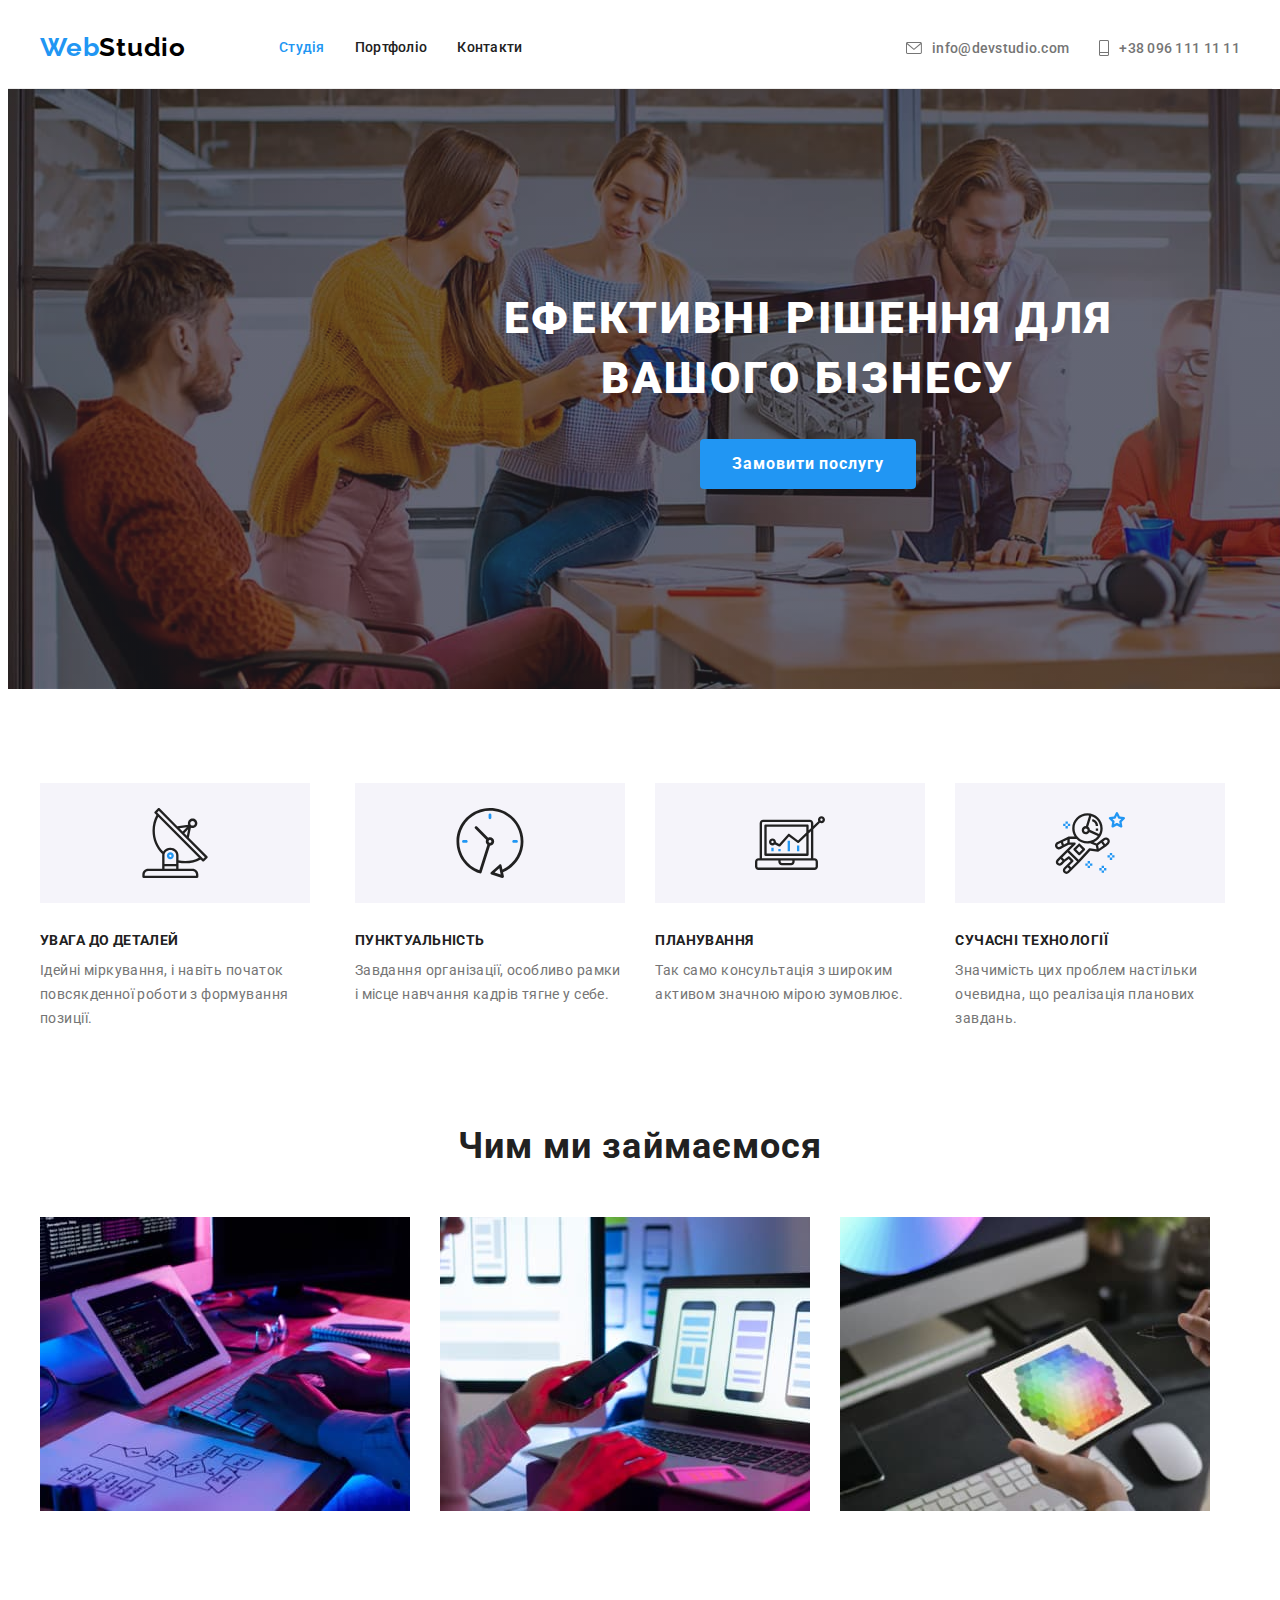
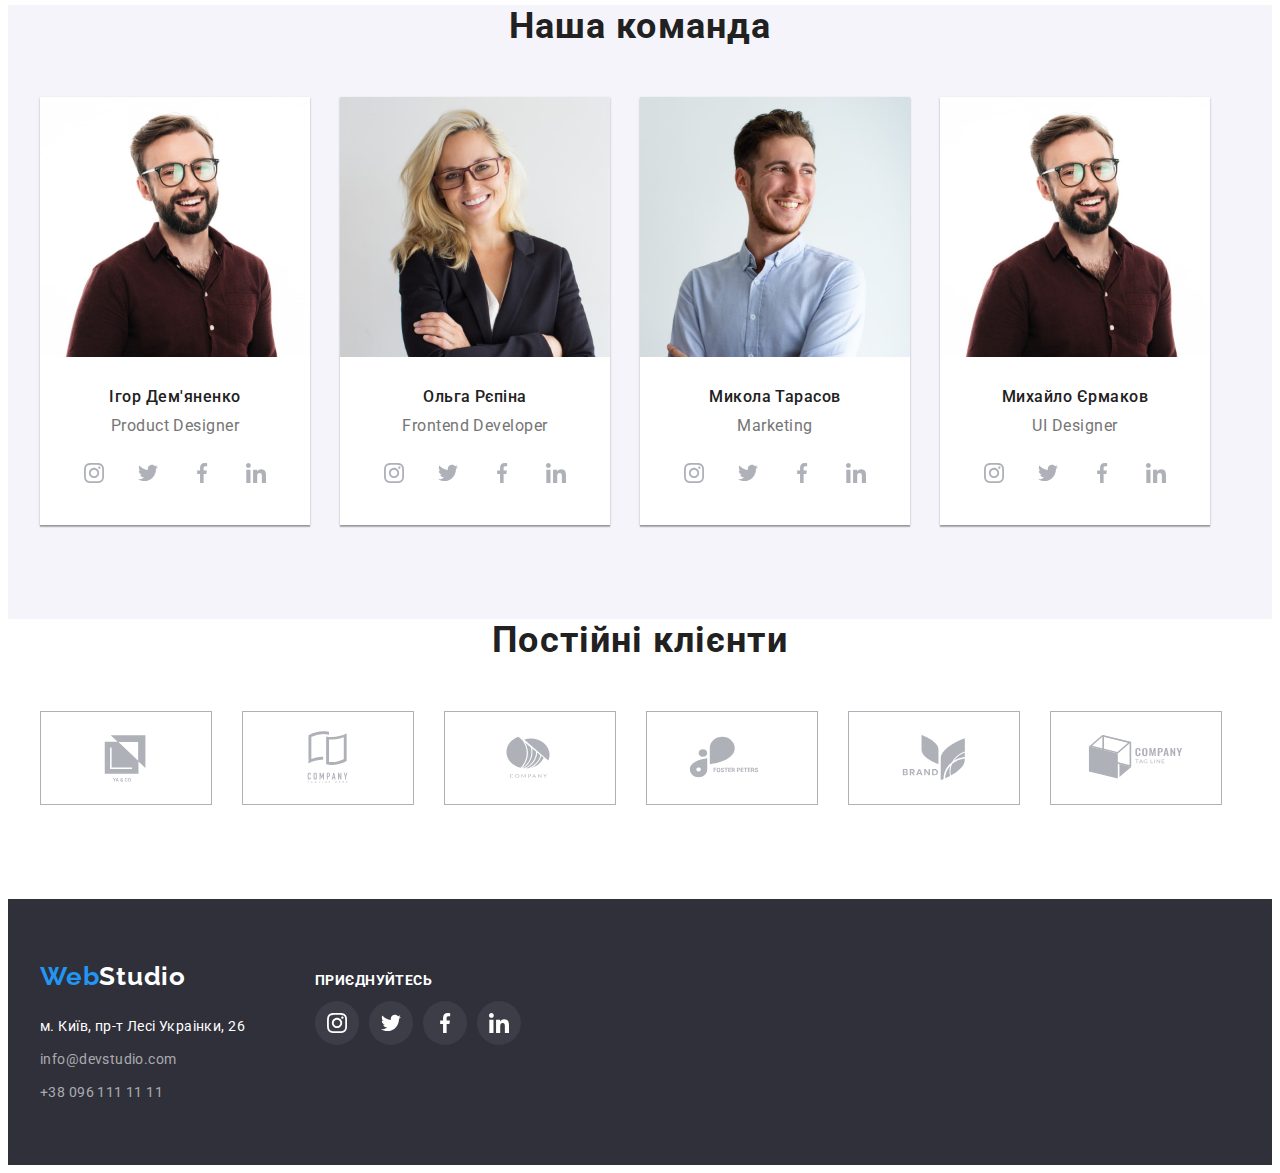
<file: index.html>
<!DOCTYPE html>
<html lang="uk">
  <head>
    <meta charset="UTF-8" />
    <meta name="vieport" content="width=device-width, initial-scale=1.0" />
    <title>Студія</title>
    <link rel="preconnect" href="https://fonts.googleapis.com" />
    <link rel="preconnect" href="https://fonts.gstatic.com" crossorigin />
    <link
      href="https://fonts.googleapis.com/css2?family=Raleway:wght@700&family=Roboto:wght@400;500;700;900&display=swap"
      rel="stylesheet"
    />
    <link
      rel="stylesheet"
      href="https://cdnjs.cloudflare.com/ajax/libs/modern-normalize/1.1.0/modern-normalize.min.css"
      integrity="sha512-wpPYUAdjBVSE4KJnH1VR1HeZfpl1ub8YT/NKx4PuQ5NmX2tKuGu6U/JRp5y+Y8XG2tV+wKQpNHVUX03MfMFn9Q=="
      crossorigin="anonymous"
      referrerpolicy="no-referrer"
    />
    <link rel="stylesheet" href="./css/styles.css" />
  </head>
  <body>
    <!--Header-->
    <header class="section-header">
      <div class="container header-flex">
        <!--Header Logo-->
        <div>
          <a class="logo link" href="./index.html"
            ><span class="logo-left">Web</span>Studio</a
          >
        </div>
        <!--Header Navigation-->
        <div>
          <ul class="nav-gap">
            <li class="list">
              <a href="./index.html" class="link nav-text current">Студія</a>
            </li>
            <li class="list">
              <a href="./portfolio.html" class="link nav-text">Портфоліо</a>
            </li>
            <li class="list">
              <a href="#contacts" class="link nav-text">Контакти</a>
            </li>
          </ul>
        </div>
        <!--Header Contacts-->
        <div class="contacts-left">
          <ul class="contacts-flex">
            <li class="list">
              <a href="mailto:info@devstudio.com" class="link contacts-text">
                <svg class="contacts-icon" width="16" height="12">
                  <use href="./images/symbol-defs.svg#icon-envelope"></use>
                </svg>
                info@devstudio.com</a
              >
            </li>
            <li class="list">
              <a href="tel:+380961111111" class="link contacts-text">
                <svg class="contacts-icon" width="10" height="16">
                  <use href="./images/symbol-defs.svg#icon-smartphone"></use>
                </svg>
                +38 096 111 11 11</a
              >
            </li>
          </ul>
        </div>
      </div>
    </header>

    <main>
      <!--Hero-->
      <section class="section hero">
        <div class="container hero image-hero">
          <h1 class="hero-title">Ефективні рішення для <br />вашого бізнесу</h1>
          <button type="button" class="button finger">Замовити послугу</button>
        </div>
      </section>
      <!--Qualities-->
      <section class="section">
        <div class="container">
          <h2 hidden>Наші переваги</h2>
          <ul class="features list">
            <li>
              <div class="features-block">
                <svg width="70" height="70">
                  <use href="./images/symbol-defs.svg#icon-antenna"></use>
                </svg>
              </div>
              <h3>УВАГА ДО ДЕТАЛЕЙ</h3>
              <p>
                Ідейні міркування, і навіть початок повсякденної роботи з
                формування позиції.
              </p>
            </li>
            <li>
              <div class="features-block">
                <svg width="70" height="70">
                  <use href="./images/symbol-defs.svg#icon-clock"></use>
                </svg>
              </div>
              <h3>ПУНКТУАЛЬНІСТЬ</h3>
              <p>
                Завдання організації, особливо рамки і місце навчання кадрів
                тягне у себе.
              </p>
            </li>
            <li>
              <div class="features-block">
                <svg width="70" height="70">
                  <use href="./images/symbol-defs.svg#icon-diagram"></use>
                </svg>
              </div>
              <h3>ПЛАНУВАННЯ</h3>
              <p>
                Так само консультація з широким активом значною мірою зумовлює.
              </p>
            </li>
            <li>
              <div class="features-block">
                <svg width="70" height="70">
                  <use href="./images/symbol-defs.svg#icon-astronaut"></use>
                </svg>
              </div>
              <h3>СУЧАСНІ ТЕХНОЛОГІЇ</h3>
              <p>
                Значимість цих проблем настільки очевидна, що реалізація
                планових завдань.
              </p>
            </li>
          </ul>
        </div>
      </section>

      <!--What We Do-->

      <section class="section">
        <div class="container">
          <h2 class="title">Чим ми займаємося</h2>
          <ul class="list wwd">
            <li class="list">
              <img
                src="./images/hands.jpeg"
                alt="Руки на клавіатурі"
                width="370"
              />
            </li>
            <li class="list">
              <img src="./images/templates.jpeg" alt="Шаблони" width="370" />
            </li>
            <li class="list">
              <img src="./images/palette.jpeg" alt="Палітра" width="370" />
            </li>
          </ul>
        </div>
      </section>

      <!--СOur Team-->

      <section class="team section">
        <div class="container">
          <h2 class="title">Наша команда</h2>
          <ul class="list flex">
            <li class="item">
              <img src="./images/igor.jpeg" alt="Ігор Дем'яненко" width="270" />
              <div class="team-pad">
                <h3>Ігор Дем'яненко</h3>
                <p lang="en">Product Designer</p>
                <ul class="team-social-list list">
                  <li class="team-social-item">
                    <a class="round link" href="">
                      <svg class="icon" width="20" height="20">
                        <use
                          href="./images/symbol-defs.svg#icon-instagram"
                        ></use>
                      </svg>
                    </a>
                  </li>

                  <li class="team-social-item">
                    <a class="round link" href="">
                      <svg class="icon" width="20" height="20">
                        <use href="./images/symbol-defs.svg#icon-twitter"></use>
                      </svg>
                    </a>
                  </li>

                  <li class="team-social-item">
                    <a class="round link" href="">
                      <svg class="icon" width="20" height="20">
                        <use
                          href="./images/symbol-defs.svg#icon-facebook"
                        ></use>
                      </svg>
                    </a>
                  </li>

                  <li class="team-social-item">
                    <a class="round link" href="">
                      <svg class="icon" width="20" height="20">
                        <use
                          href="./images/symbol-defs.svg#icon-linkedin"
                        ></use>
                      </svg>
                    </a>
                  </li>
                </ul>
              </div>
            </li>
            <li class="item">
              <img src="./images/olga.jpeg" alt="Ольга Рєпіна" width="270" />
              <div class="team-pad">
                <h3>Ольга Рєпіна</h3>
                <p lang="en">Frontend Developer</p>
                <ul class="team-social-list list">
                  <li class="team-social-item">
                    <a class="round link" href="">
                      <svg class="icon" width="20" height="20">
                        <use
                          href="./images/symbol-defs.svg#icon-instagram"
                        ></use>
                      </svg>
                    </a>
                  </li>

                  <li class="team-social-item">
                    <a class="round link" href="">
                      <svg class="icon" width="20" height="20">
                        <use href="./images/symbol-defs.svg#icon-twitter"></use>
                      </svg>
                    </a>
                  </li>

                  <li class="team-social-item">
                    <a class="round link" href="">
                      <svg class="icon" width="20" height="20">
                        <use
                          href="./images/symbol-defs.svg#icon-facebook"
                        ></use>
                      </svg>
                    </a>
                  </li>

                  <li class="team-social-item">
                    <a class="round link" href="">
                      <svg class="icon" width="20" height="20">
                        <use
                          href="./images/symbol-defs.svg#icon-linkedin"
                        ></use>
                      </svg>
                    </a>
                  </li>
                </ul>
              </div>
            </li>
            <li class="item">
              <img
                src="./images/mykola.jpeg"
                alt="Микола Тарасов"
                width="270"
              />
              <div class="team-pad">
                <h3>Микола Тарасов</h3>
                <p lang="en">Marketing</p>
                <ul class="team-social-list list">
                  <li class="team-social-item">
                    <a class="round link" href="">
                      <svg class="icon" width="20" height="20">
                        <use
                          href="./images/symbol-defs.svg#icon-instagram"
                        ></use>
                      </svg>
                    </a>
                  </li>

                  <li class="team-social-item">
                    <a class="round link" href="">
                      <svg class="icon" width="20" height="20">
                        <use href="./images/symbol-defs.svg#icon-twitter"></use>
                      </svg>
                    </a>
                  </li>

                  <li class="team-social-item">
                    <a class="round link" href="">
                      <svg class="icon" width="20" height="20">
                        <use
                          href="./images/symbol-defs.svg#icon-facebook"
                        ></use>
                      </svg>
                    </a>
                  </li>

                  <li class="team-social-item">
                    <a class="round link" href="">
                      <svg class="icon" width="20" height="20">
                        <use
                          href="./images/symbol-defs.svg#icon-linkedin"
                        ></use>
                      </svg>
                    </a>
                  </li>
                </ul>
              </div>
            </li>
            <li class="item">
              <img src="./images/igor.jpeg" alt="Михайло Єрмаков" width="270" />
              <div class="team-pad">
                <h3>Михайло Єрмаков</h3>
                <p lang="en">UI Designer</p>
                <ul class="team-social-list list">
                  <li class="team-social-item">
                    <a class="round link" href="">
                      <svg class="icon" width="20" height="20">
                        <use
                          href="./images/symbol-defs.svg#icon-instagram"
                        ></use>
                      </svg>
                    </a>
                  </li>

                  <li class="team-social-item">
                    <a class="round link" href="">
                      <svg class="icon" width="20" height="20">
                        <use href="./images/symbol-defs.svg#icon-twitter"></use>
                      </svg>
                    </a>
                  </li>

                  <li class="team-social-item">
                    <a class="round link" href="">
                      <svg class="icon" width="20" height="20">
                        <use
                          href="./images/symbol-defs.svg#icon-facebook"
                        ></use>
                      </svg>
                    </a>
                  </li>

                  <li class="team-social-item">
                    <a class="round link" href="">
                      <svg class="icon" width="20" height="20">
                        <use
                          href="./images/symbol-defs.svg#icon-linkedin"
                        ></use>
                      </svg>
                    </a>
                  </li>
                </ul>
              </div>
            </li>
          </ul>
        </div>
      </section>

      <!--Секція постійних клієнтів-->
      <section class="section">
        <div class="container">
          <h2 class="title">Постійні клієнти</h2>
          <ul class="client-list">
            <li class="list">
              <a class="client-link link" href="">
                <svg class="client-icon" width="106" height="60">
                  <use href="./images/symbol-defs.svg#icon-logo1"></use>
                </svg>
              </a>
            </li>
            <li class="list">
              <a class="client-link link" href="">
                <svg class="client-icon" width="106" height="60">
                  <use href="./images/symbol-defs.svg#icon-logo2"></use>
                </svg>
              </a>
            </li>
            <li class="list">
              <a class="client-link link" href="">
                <svg class="client-icon" width="106" height="60">
                  <use href="./images/symbol-defs.svg#icon-logo3"></use>
                </svg>
              </a>
            </li>
            <li class="list">
              <a class="client-link link" href="">
                <svg class="client-icon" width="106" height="60">
                  <use href="./images/symbol-defs.svg#icon-logo4"></use>
                </svg>
              </a>
            </li>

            <li class="list">
              <a class="client-link link" href="">
                <svg class="client-icon" width="106" height="60">
                  <use href="./images/symbol-defs.svg#icon-logo5"></use>
                </svg>
              </a>
            </li>
            <li class="list">
              <a class="client-link link" href="">
                <svg class="client-icon" width="106" height="60">
                  <use href="./images/symbol-defs.svg#icon-logo6"></use>
                </svg>
              </a>
            </li>
          </ul>
        </div>
      </section>
    </main>

    <!--Footer-->
    <footer class="section-footer">
      <div class="container">
        <div class="footer-divide">
          <div>
            <!--Footer Logo-->
            <a class="logo link logo-white push-margins" href="./index.html"
              ><span class="logo-left">Web</span>Studio</a
            >
            <!--Footer Contacts-->
            <address id="contacts">
              <ul class="list footer-contacts">
                <li class="list">
                  <a
                    class="link footer-contact"
                    href="https://goo.gl/maps/CPtrU1FHBa2aNyZL9"
                    target="_blank"
                    rel="noopener noreferrer nofollow"
                    >м. Київ, пр-т Лесі Украінки, 26</a
                  >
                </li>
                <li class="list">
                  <a
                    class="link footer-contact darkened"
                    href="mailto:info@devstudio.com"
                    >info@devstudio.com</a
                  >
                </li>
                <li class="list">
                  <a
                    class="link footer-contact darkened"
                    href="tel:+380961111111"
                    >+38 096 111 11 11</a
                  >
                </li>
              </ul>
            </address>
          </div>
          <!--Footer Appeal-->
          <div class="social-margin">
            <p class="appeal">приєднуйтесь</p>
            <!--Footer Social Networks List-->
            <ul class="footer-social-list">
              <li class="footer-social-item list">
                <a class="footer-social-link" href="">
                  <svg class="footer-social-icon" width="20" height="20">
                    <use href="./images/symbol-defs.svg#icon-instagram"></use>
                  </svg>
                </a>
              </li>
              <li class="footer-social-item list">
                <a class="footer-social-link" href="">
                  <svg class="footer-social-icon" width="20" height="20">
                    <use href="./images/symbol-defs.svg#icon-twitter"></use>
                  </svg>
                </a>
              </li>
              <li class="footer-social-item list">
                <a class="footer-social-link" href="">
                  <svg class="footer-social-icon" width="20" height="20">
                    <use href="./images/symbol-defs.svg#icon-facebook"></use>
                  </svg>
                </a>
              </li>
              <li class="footer-social-item list">
                <a class="footer-social-link" href="">
                  <svg class="footer-social-icon" width="20" height="20">
                    <use href="./images/symbol-defs.svg#icon-linkedin"></use>
                  </svg>
                </a>
              </li>
            </ul>
          </div>
        </div>
      </div>
    </footer>
  </body>
</html>
</file>
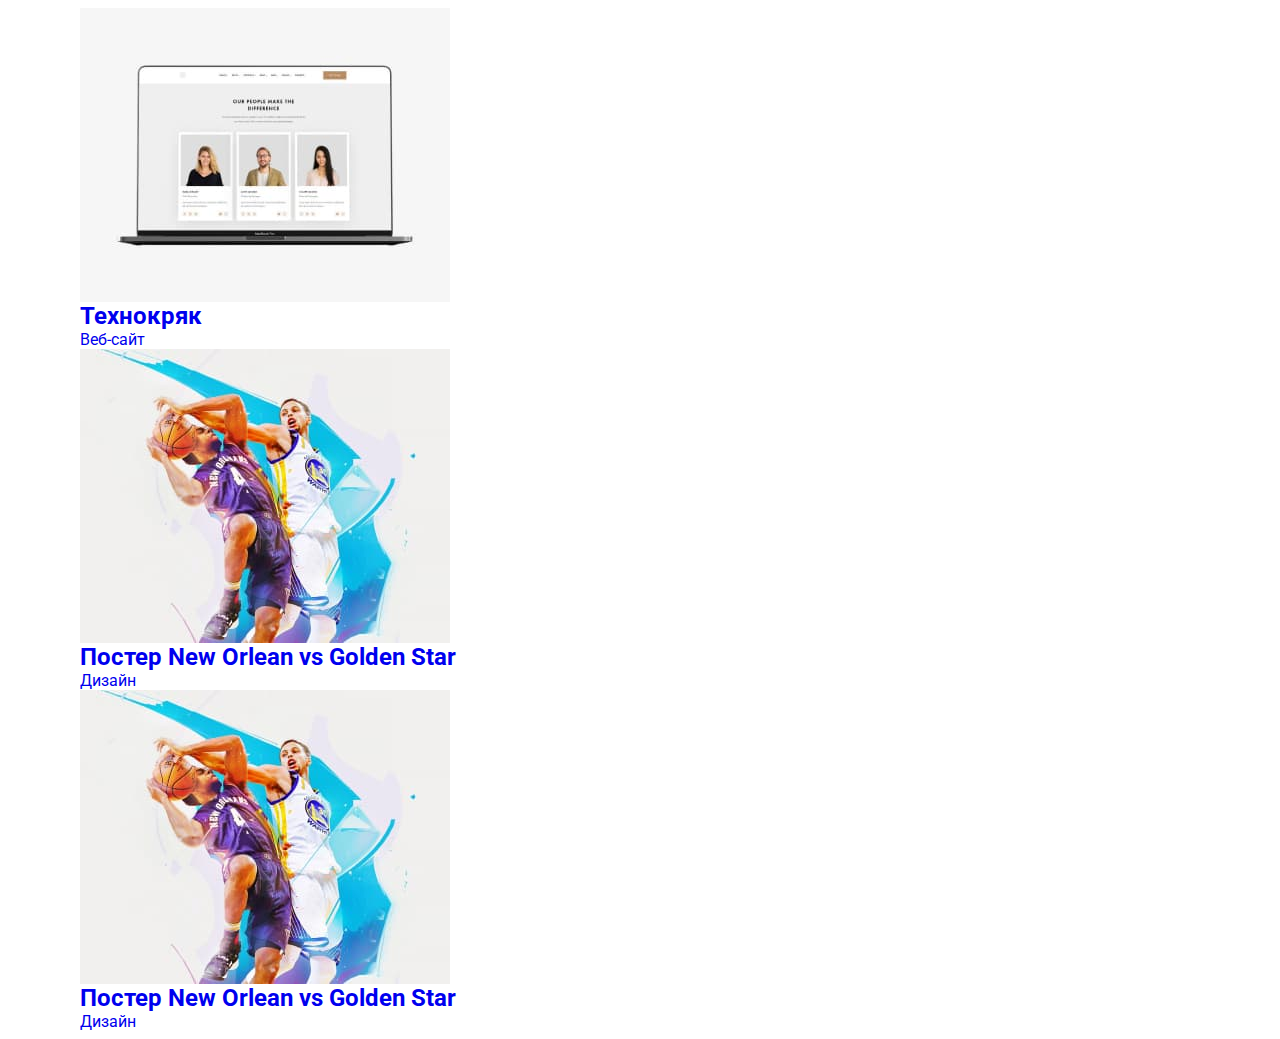
<file: cards.html>
<!DOCTYPE html>
<html lang="uk">
  <head>
    <meta charset="UTF-8" />
    <meta name="vieport" content="width=device-width, initial-scale=1.0" />
    <title>Портфоліо</title>
    <link rel="preconnect" href="https://fonts.googleapis.com" />
    <link rel="preconnect" href="https://fonts.gstatic.com" crossorigin />
    <link
      href="https://fonts.googleapis.com/css2?family=Raleway:wght@700&family=Roboto:wght@400;500;700;900&display=swap"
      rel="stylesheet"
    />
    <link
      rel="stylesheet"
      href="https://cdnjs.cloudflare.com/ajax/libs/modern-normalize/1.1.0/modern-normalize.min.css"
      integrity="sha512-wpPYUAdjBVSE4KJnH1VR1HeZfpl1ub8YT/NKx4PuQ5NmX2tKuGu6U/JRp5y+Y8XG2tV+wKQpNHVUX03MfMFn9Q=="
      crossorigin="anonymous"
      referrerpolicy="no-referrer"
    />
    <link rel="stylesheet" href="./css/styles.css" />
  </head>

  <body class="container">

    <ul class="t-catalogue list">
      <li class="t-item">
        <a href="#" class="t-card link">
          <img
            src="./images/technocrack.jpeg"
            alt="Відкритий ноутбук"
            width="370"
          />
          <div class="t-works-pad">
            <h2>Технокряк</h2>
            <p>Веб-сайт</p>
          </div>
        </a>
      </li>
      <li class="t-item">
        <a href="#" class="t-card link">
          <img
            src="./images/new-orlean.jpeg"
            alt="Гравці в баскетбол"
            width="370"
          />
          <div class="t-works-pad">
            <h2>Постер New Orlean vs Golden Star</h2>
            <p>Дизайн</p>
          </div>
        </a>
      </li>
      <li class="t-item">
        <a href="#" class="t-card link">
          <img
            src="./images/new-orlean.jpeg"
            alt="Гравці в баскетбол"
            width="370"
          />
          <div class="t-works-pad">
            <h2>Постер New Orlean vs Golden Star</h2>
            <p>Дизайн</p>
          </div>
        </a>
      </li>
    </ul>
  </body>
</html>
</file>
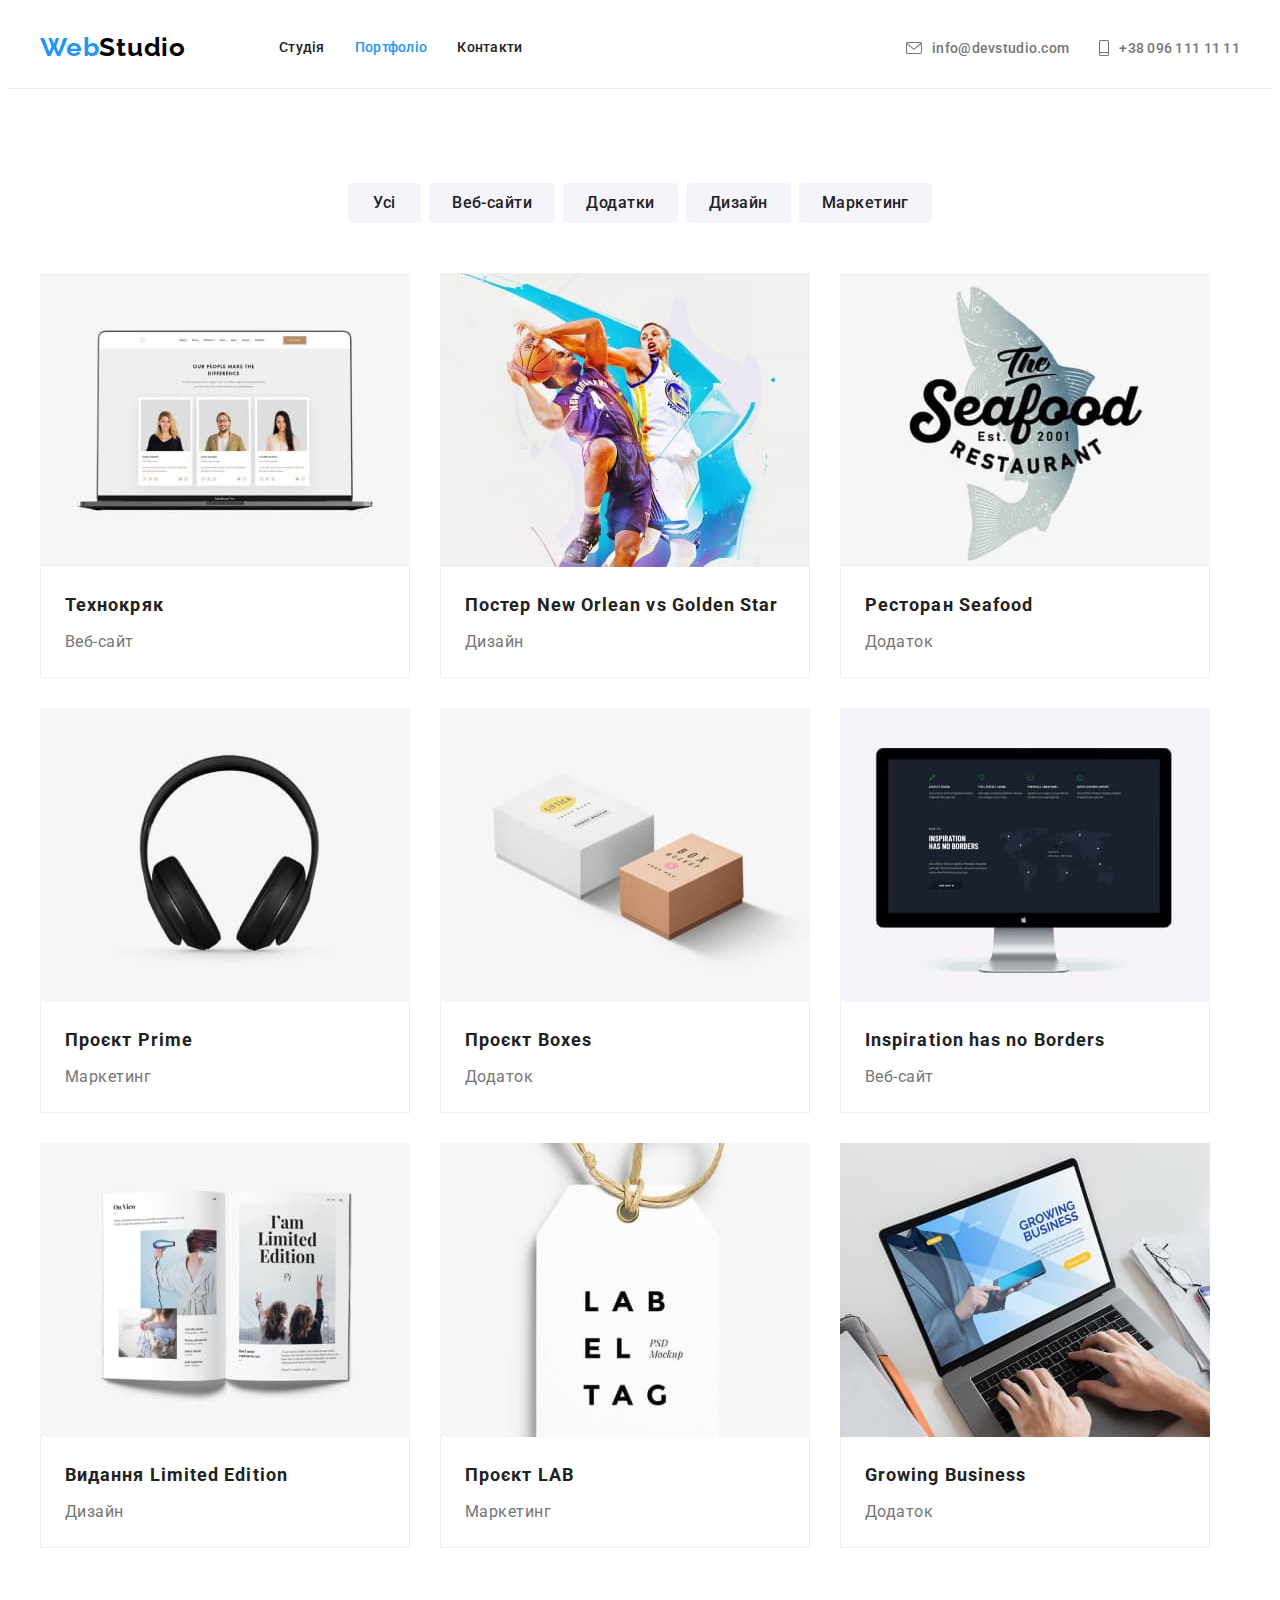
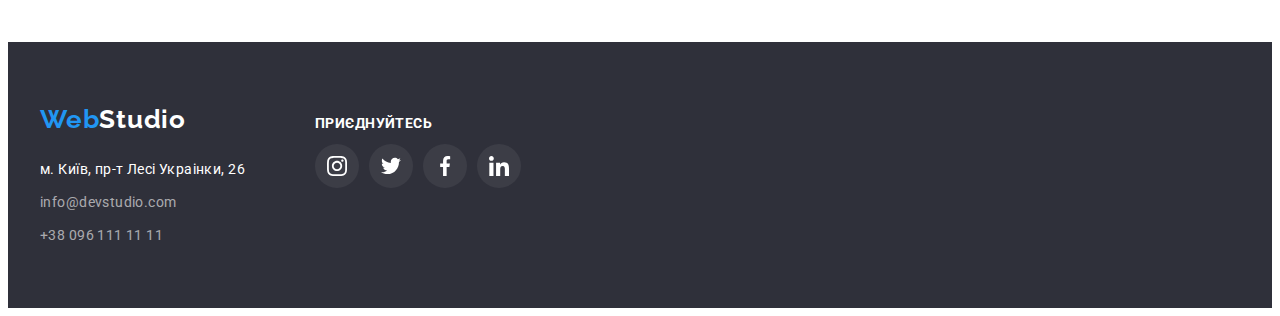
<file: portfolio.html>
<!DOCTYPE html>
<html lang="uk">
  <head>
    <meta charset="UTF-8" />
    <meta name="vieport" content="width=device-width, initial-scale=1.0" />
    <title>Портфоліо</title>
    <link rel="preconnect" href="https://fonts.googleapis.com" />
    <link rel="preconnect" href="https://fonts.gstatic.com" crossorigin />
    <link
      href="https://fonts.googleapis.com/css2?family=Raleway:wght@700&family=Roboto:wght@400;500;700;900&display=swap"
      rel="stylesheet"
    />
    <link
      rel="stylesheet"
      href="https://cdnjs.cloudflare.com/ajax/libs/modern-normalize/1.1.0/modern-normalize.min.css"
      integrity="sha512-wpPYUAdjBVSE4KJnH1VR1HeZfpl1ub8YT/NKx4PuQ5NmX2tKuGu6U/JRp5y+Y8XG2tV+wKQpNHVUX03MfMFn9Q=="
      crossorigin="anonymous"
      referrerpolicy="no-referrer"
    />
    <link rel="stylesheet" href="./css/styles.css" />
  </head>
  <body>
    <!--Header-->
    <header class="section-header">
      <div class="container header-flex">
        <!--Header Logo-->
        <div>
          <a class="logo link" href="./index.html"
            ><span class="logo-left">Web</span>Studio</a
          >
        </div>
        <!--Header Navigation-->
        <div>
          <ul class="nav-gap">
            <li class="list">
              <a href="./index.html" class="link nav-text">Студія</a>
            </li>
            <li class="list">
              <a href="./portfolio.html" class="link nav-text current">Портфоліо</a>
            </li>
            <li class="list">
              <a href="#contacts" class="link nav-text">Контакти</a>
            </li>
          </ul>
        </div>
        <!--Header Contacts-->
        <div class="contacts-left">
          <ul class="contacts-flex">
            <li class="list">
              <a href="mailto:info@devstudio.com" class="link contacts-text">
                <svg class="contacts-icon" width="16" height="12">
                  <use href="./images/symbol-defs.svg#icon-envelope"></use>
                </svg>
                info@devstudio.com</a
              >
            </li>
            <li class="list">
              <a href="tel:+380961111111" class="link contacts-text">
                <svg class="contacts-icon" width="10" height="16">
                  <use href="./images/symbol-defs.svg#icon-smartphone"></use>
                </svg>
                +38 096 111 11 11</a
              >
            </li>
          </ul>
        </div>
      </div>
    </header>

    <main>
      <h1 hidden>Портфоліо</h1>
      <h2 hidden>Приклади робіт</h2>
      <!--Приклади робіт-->

      <section class="section works">
        <div class="container">
          <!--Фільтри типів робіт-->

          <ul class="list works-flex">
            <li class="btn">
              <button type="button" class="filter finger">Усі</button>
            </li>
            <li class="btn">
              <button type="button" class="filter finger">Веб-сайти</button>
            </li>
            <li class="btn">
              <button type="button" class="filter finger">Додатки</button>
            </li>
            <li class="btn">
              <button type="button" class="filter finger">Дизайн</button>
            </li>
            <li class="btn">
              <button type="button" class="filter finger">Маркетинг</button>
            </li>
          </ul>
          <!--Перелік робіт-->
          <ul class="list catalogue">
            <li class="catalogue-list">
              <a href="#" class="catalogue-link">
                <img
                  src="./images/technocrack.jpeg"
                  alt="Відкритий ноутбук"
                  width="370"
                />
                <div class="works-pad">
                  <h3>Технокряк</h3>
                  <p>Веб-сайт</p>
                </div>
              </a>
            </li>
            <li class="catalogue-list">
              <a href="#" class="catalogue-link"
                ><img
                  src="./images/new-orlean.jpeg"
                  alt="Гравці в баскетбол"
                  width="370"
                />
                <div class="works-pad">
                  <h3>Постер New Orlean vs Golden Star</h3>
                  <p>Дизайн</p>
                </div></a
              >
            </li>
            <li class="catalogue-list">
              <a href="#" class="catalogue-link"
                ><img
                  src="./images/seafood.jpeg"
                  alt="Лого ресторана Seafood"
                  width="370"
                />
                <div class="works-pad">
                  <h3>Ресторан Seafood</h3>
                  <p>Додаток</p>
                </div></a
              >
            </li>
            <li class="catalogue-list">
              <a href="#" class="catalogue-link"
                ><img
                  src="./images/prime-project.jpeg"
                  alt="Чорні навушники"
                  width="370"
                />
                <div class="works-pad">
                  <h3>Проєкт Prime</h3>
                  <p>Маркетинг</p>
                </div></a
              >
            </li>
            <li class="catalogue-list">
              <a href="#" class="catalogue-link"
                ><img src="./images/boxes.jpeg" alt="Дві коробки" width="370" />
                <div class="works-pad">
                  <h3>Проєкт Boxes</h3>
                  <p>Додаток</p>
                </div></a
              >
            </li>
            <li class="catalogue-list">
              <a href="#" class="catalogue-link"
                ><img
                  src="./images/inspiration.jpeg"
                  alt="Монітор від Apple"
                  width="370"
                />
                <div class="works-pad">
                  <h3>Inspiration has no Borders</h3>
                  <p>Веб-сайт</p>
                </div></a
              >
            </li>
            <li class="catalogue-list">
              <a href="#" class="catalogue-link"
                ><img
                  src="./images/limited-edition.jpeg"
                  alt="Рогорнута книга"
                  width="370"
                />
                <div class="works-pad">
                  <h3>Видання Limited Edition</h3>
                  <p>Дизайн</p>
                </div></a
              >
            </li>
            <li class="catalogue-list">
              <a href="#" class="catalogue-link"
                ><img
                  src="./images/lab-project.jpeg"
                  alt="Бейджик"
                  width="370"
                />
                <div class="works-pad">
                  <h3>Проєкт LAB</h3>
                  <p>Маркетинг</p>
                </div></a
              >
            </li>
            <li class="catalogue-list">
              <a href="#" class="catalogue-link"
                ><img
                  src="./images/growing-business.jpeg"
                  alt="Руки на клавіатурі ноутбука"
                  width="370"
                />
                <div class="works-pad">
                  <h3>Growing Business</h3>
                  <p>Додаток</p>
                </div></a
              >
            </li>
          </ul>
        </div>
      </section>
    </main>

    <!--Footer-->
    <footer class="section-footer">
      <div class="container">
        <div class="footer-divide">
          <div>
            <!--Footer Logo-->
            <a class="logo link logo-white push-margins" href="./index.html"
              ><span class="logo-left">Web</span>Studio</a
            >
            <!--Footer Contacts-->
            <address id="contacts">
              <ul class="list footer-contacts">
                <li class="list">
                  <a
                    class="link footer-contact"
                    href="https://goo.gl/maps/CPtrU1FHBa2aNyZL9"
                    target="_blank"
                    rel="noopener noreferrer nofollow"
                    >м. Київ, пр-т Лесі Украінки, 26</a
                  >
                </li>
                <li class="list">
                  <a
                    class="link footer-contact darkened"
                    href="mailto:info@devstudio.com"
                    >info@devstudio.com</a
                  >
                </li>
                <li class="list">
                  <a
                    class="link footer-contact darkened"
                    href="tel:+380961111111"
                    >+38 096 111 11 11</a
                  >
                </li>
              </ul>
            </address>
          </div>
          <!--Footer Appeal-->
          <div class="social-margin">
            <p class="appeal">приєднуйтесь</p>
            <!--Footer Social Networks List-->
            <ul class="footer-social-list">
              <li class="footer-social-item list">
                <a class="footer-social-link" href="">
                  <svg class="footer-social-icon" width="20" height="20">
                    <use href="./images/symbol-defs.svg#icon-instagram"></use>
                  </svg>
                </a>
              </li>
              <li class="footer-social-item list">
                <a class="footer-social-link" href="">
                  <svg class="footer-social-icon" width="20" height="20">
                    <use href="./images/symbol-defs.svg#icon-twitter"></use>
                  </svg>
                </a>
              </li>
              <li class="footer-social-item list">
                <a class="footer-social-link" href="">
                  <svg class="footer-social-icon" width="20" height="20">
                    <use href="./images/symbol-defs.svg#icon-facebook"></use>
                  </svg>
                </a>
              </li>
              <li class="footer-social-item list">
                <a class="footer-social-link" href="">
                  <svg class="footer-social-icon" width="20" height="20">
                    <use href="./images/symbol-defs.svg#icon-linkedin"></use>
                  </svg>
                </a>
              </li>
            </ul>
          </div>
        </div>
      </div>
    </footer>
  </body>
</html>
</file>
<file: css/styles.css>
:root {
  --text-color: #757575;
  --accent-color: #2196f3;
  --title-color: #212121;
  --white-color: #fff;
  --black-color: #000;
  --hero-background: #2F303A;
  --team-background: #F5F4FA;
  --works-background: #EEEEEE;
  --dark-address: rgba(255, 255, 255, 0.6);
  --icon-color: #AFB1B8;
  --icon-background: #ffffff10;
}

/* reset styles */
h1,
h2,
h3,
h4,
h5,
h6,
p,
ul {
  margin: 0;
}

img {
  display: block;
}

body {
  color: var(--text-color);
  font-family: Roboto, sans-serif;
  font-style: normal;
  background-color: var(--white-color);
}

.list {
  list-style: none;
}

.link {
  text-decoration: none;
}

.finger {
  cursor: pointer;
}

.container {
  width: 1200px;
  padding-left: 15px;
  padding-right: 15px;
  margin-left: auto;
  margin-right: auto;
}

.section {
  padding: 0 0 94px;
}

.make-flex {
  display: flex;
}

/* Header */
.section-header {
  background-color: var(--white-color);
  border-bottom: #ECECEC solid 1px;
}

.header-flex {
  display: flex;
  align-items: center;
}

/* Header Logo */
.logo {
  font-family: Raleway, sans-serif;
  color: var(--black-color);
  font-weight: 700;
  font-size: 26px;
  line-height: 1.38;
  letter-spacing: 0.03em;
  margin-right: 93px;
}

.logo:hover,
.logo:focus {
  color: var(--accent-color);
}

.logo-left {
  color: var(--accent-color);
}

.logo-white {
  color: var(--white-color);
}

/* Header Navigation */
.nav-gap {
  display: flex;
  gap: 30px;
  padding-left: 0;
}

.nav-text {
  display: block;
  font-weight: 500;
  font-size: 14px;
  line-height: 1.14;
  letter-spacing: 0.02em;
  color: var(--title-color);
  padding: 32px 0;
}

.current {
  color: var(--accent-color);
}

.nav-text:hover,
.nav-text:focus {
  color: var(--accent-color);
}

/* Header Contacts */
.contacts-left {
  margin-left: auto;
}

.contacts-flex {
  display: flex;
  gap: 30px;
  padding-left: 0;
}

.contacts-text {
  display: flex;
  color: var(--secondary-text-color);
  align-items: center;
  font-weight: 500;
  font-size: 14px;
  line-height: 16px;
  letter-spacing: 0.02em;
  color: var(--secondary-text-color);
  padding: 32px 0;
}

.contacts-text:hover,
.contacts-text:focus {
  color: var(--accent-color);
}

.contacts-icon {
  align-items: center;
  margin-right: 10px;
  fill: currentColor;
}


/* Hero */

.hero {
  text-align: center;
  /* background-color: var(--hero-background);*/
}

.image-hero {
  padding: 200px 0;
  min-width: 1600px;
  background-image: linear-gradient(to right,
      rgba(47, 48, 58, 0.4),
      rgba(47, 48, 58, 0.4)),
    url(../images/hero.jpeg);
  background-repeat: no-repeat;
  background-position: center;
  background-size: contain;
  text-align: center;
}

.hero-title {
  color: var(--white-color);
  font-weight: 900;
  font-size: 44px;
  line-height: 1.36;
  letter-spacing: 0.06em;
  text-transform: uppercase;
  margin-bottom: 30px;
}


.button {
  font-family: inherit;
  color: var(--white-color);
  background-color: var(--accent-color);
  font-weight: 700;
  font-size: 16px;
  line-height: 1.88em;
  letter-spacing: 0.06em;
  min-width: 216px;
  min-height: 50px;
  padding: 10px 32px;
  border-radius: 4px;
  border: 0 solid transparent;
  display: inline-block;
}

/* Features */
.features {
  display: flex;
  gap: 30px;
  padding-left: 0;
}

.features h3 {
  font-weight: 700;
  font-size: 14px;
  line-height: 1.14;
  letter-spacing: 0.03em;
  text-transform: uppercase;
  color: var(--title-color);
  margin-bottom: 10px;
}

.features p {
  font-size: 14px;
  line-height: 1.71;
  letter-spacing: 0.03em;
}

.features-block {
  display: flex;
  width: 270px;
  height: 120px;
  align-items: center;
  justify-content: center;
  margin-bottom: 30px;
  margin-right: 0;
  background-color: var(--team-background);
}


/* Header syle for <h2> */
.title {
  font-weight: 700;
  font-size: 36px;
  line-height: 1.174;
  text-align: center;
  letter-spacing: 0.03em;
  color: var(--title-color);
  margin-bottom: 50px;
}

/* What We Do */

.wwd {
  display: flex;
  gap: 30px;
  padding-left: 0;
}



/* Our Team */
.team {
  background-color: var(--team-background);
}

.team-pad {
  padding: 30px 32px;
}

.team .flex {
  display: flex;
  flex-wrap: wrap;
  gap: 30px;
  padding-left: 0;
}

.team .item {

  box-shadow: 0px 1px 3px rgba(0, 0, 0, 0.12), 0px 1px 1px rgba(0, 0, 0, 0.14),
    0px 2px 1px rgba(0, 0, 0, 0.2);
}

.team li {
  background-color: var(--white-color);
}

.team h3 {
  font-weight: 500;
  font-size: 16px;
  line-height: 1.19;
  text-align: center;
  letter-spacing: 0.03em;
  color: var(--title-color);
  margin-bottom: 10px;
}

.team p {
  font-size: 16px;
  line-height: 1.19;
  text-align: center;
  letter-spacing: 0.03em;
  margin-bottom: 16px;
}


.team-social-list {
  display: flex;
  gap: 10px;
  padding: 0;
  margin-top: 16px;
  list-style: none;
  justify-content: space-between;
  align-items: center;
}

.team-social-item {
  width: 44px;
  height: 44px;
}

.team .round {
  width: 44px;
  height: 44px;
  display: block;
  border-radius: 50%;
  color: var(--icon-color);
  background-color: var(--white-color);
}

.round:hover,
.round:focus {
  color: var(--white-color);
  background-color: var(--accent-color);
}

.team .icon {
  margin: 12px 0px 0px 12px;
  fill: currentColor;
}


/* ---------------Clients---------------- */
.client-list {
  display: flex;
  padding-left: 0;
  gap: 30px;
}

.client-link {
  display: flex;
  justify-content: center;
  align-items: center;
  width: 170px;
  height: 92px;
  border: 1px solid var(--icon-color);
  color: var(--icon-color);
  background-color: var(--white-color);
}

.client-icon {
  fill: currentColor;
}

.client-link:hover,
.client-link:focus {
  color: var(--accent-color);
  border-color: var(--accent-color);
}


/* Footer */
.section-footer {
  background-color: var(--hero-background);
  padding: 60px 0;
}

.footer-divide {
  display: flex;
  align-items: baseline;
}

.push-margins {
  display: block;
  margin-bottom: 20px;
  margin-right: 0;
}

/* Footer Contacts*/
.footer-contacts {
  display: flex;
  flex-direction: column;
  gap: 9px;
  padding-left: 0;
}

.footer-contact {
  font-style: normal;
  font-size: 14px;
  line-height: 1.71;
  letter-spacing: 0.03em;
  color: var(--white-color);
  margin: 15px 0 0;
}

.darkened {
  color: var(--dark-address);
}

.footer-contact:hover,
.footer-contact:focus {
  color: var(--accent-color);
}

/* Footer Socials*/
.social-margin {
  margin-left: 70px;
}

.appeal {
  line-height: 1.14px;
  color: var(--white-color);
  font-weight: 700;
  font-size: 14px;
  letter-spacing: 0.03em;
  text-transform: uppercase;
  margin-bottom: 20px;
}

.footer-social-list {
  display: flex;
  gap: 10px;
  padding-left: 0;
}

.footer-social-item {
  width: 44px;
  height: 44px;
}

.footer-social-icon {
  margin: 12px 0px 0px 12px;
  fill: currentColor;
}

.footer-social-link {
  width: 44px;
  height: 44px;
  display: block;
  border-radius: 50%;
  color: var(--white-color);
  background-color: var(--icon-background);
}

.footer-social-link:hover,
.footer-social-link:focus {
  color: var(--white-color);
  background-color: var(--accent-color);
}


/* Works */
.works {
  padding-top: 94px;
}

/* Works - Filter buttons for the list of works */
.filter {
  font-weight: 500;
  font-size: 16px;
  line-height: 1.62;
  text-align: center;
  letter-spacing: 0.03em;
  color: var(--title-color);
  background-color: var(--team-background);
  font-family: inherit;
  display: inline-block;
  min-width: 73px;
  min-height: 38px;
  border-radius: 4px;
  padding: 6px 22px;
  border: 1px solid transparent;
}


.filter:hover,
.filter:focus {
  color: var(--white-color);
  background-color: var(--accent-color);
  box-shadow: 0px 3px 1px rgba(0, 0, 0, 0.1), 0px 1px 2px rgba(0, 0, 0, 0.08),
    0px 2px 2px rgba(0, 0, 0, 0.12);
}

/* The list of works */
.works {
  list-style: none;
  padding: 94px 0 94px;
}

.works-flex {
  display: flex;
  gap: 8px;
  justify-content: center;
  padding: 0 0 50px;
}

.catalogue {
  display: flex;
  flex-wrap: wrap;
  gap: 30px;
  padding-left: 0;
}

.catalogue-list {
  display: block;
  width: 370px;
}

.catalogue-link {
  display: block;
  text-decoration: none;
}

.catalogue-link:hover,
.catalogue-link:focus {
  box-shadow: 0px 1px 1px rgba(0, 0, 0, 0.12), 0px 4px 4px rgba(0, 0, 0, 0.06),
    1px 4px 6px rgba(0, 0, 0, 0.16);
}

.works-pad {
  padding: 20px 24px;
  border: 1px solid var(--works-background);
  border-top: none;
}

.works .item {
  /*margin-right: 20px;
  margin-bottom: 30px;*/
  border-bottom: var(--works-background) 1px solid;
}

.works .item:hover,
.works .item:focus {
  box-shadow: 0px 3px 1px rgba(0, 0, 0, 0.1), 0px 1px 2px rgba(0, 0, 0, 0.08),
    0px 2px 2px rgba(0, 0, 0, 0.12);
}

.works a {
  text-decoration: none;
}

.works h3 {
  font-weight: 700;
  font-size: 18px;
  line-height: 2;
  letter-spacing: 0.06em;
  color: var(--title-color);
  background-color: var(--white-color);
  margin-bottom: 4px;
}

.works p {
  font-size: 16px;
  line-height: 1.88;
  letter-spacing: 0.03em;
  color: var(--text-color);
  background-color: var(--white-color);
}
</file>
